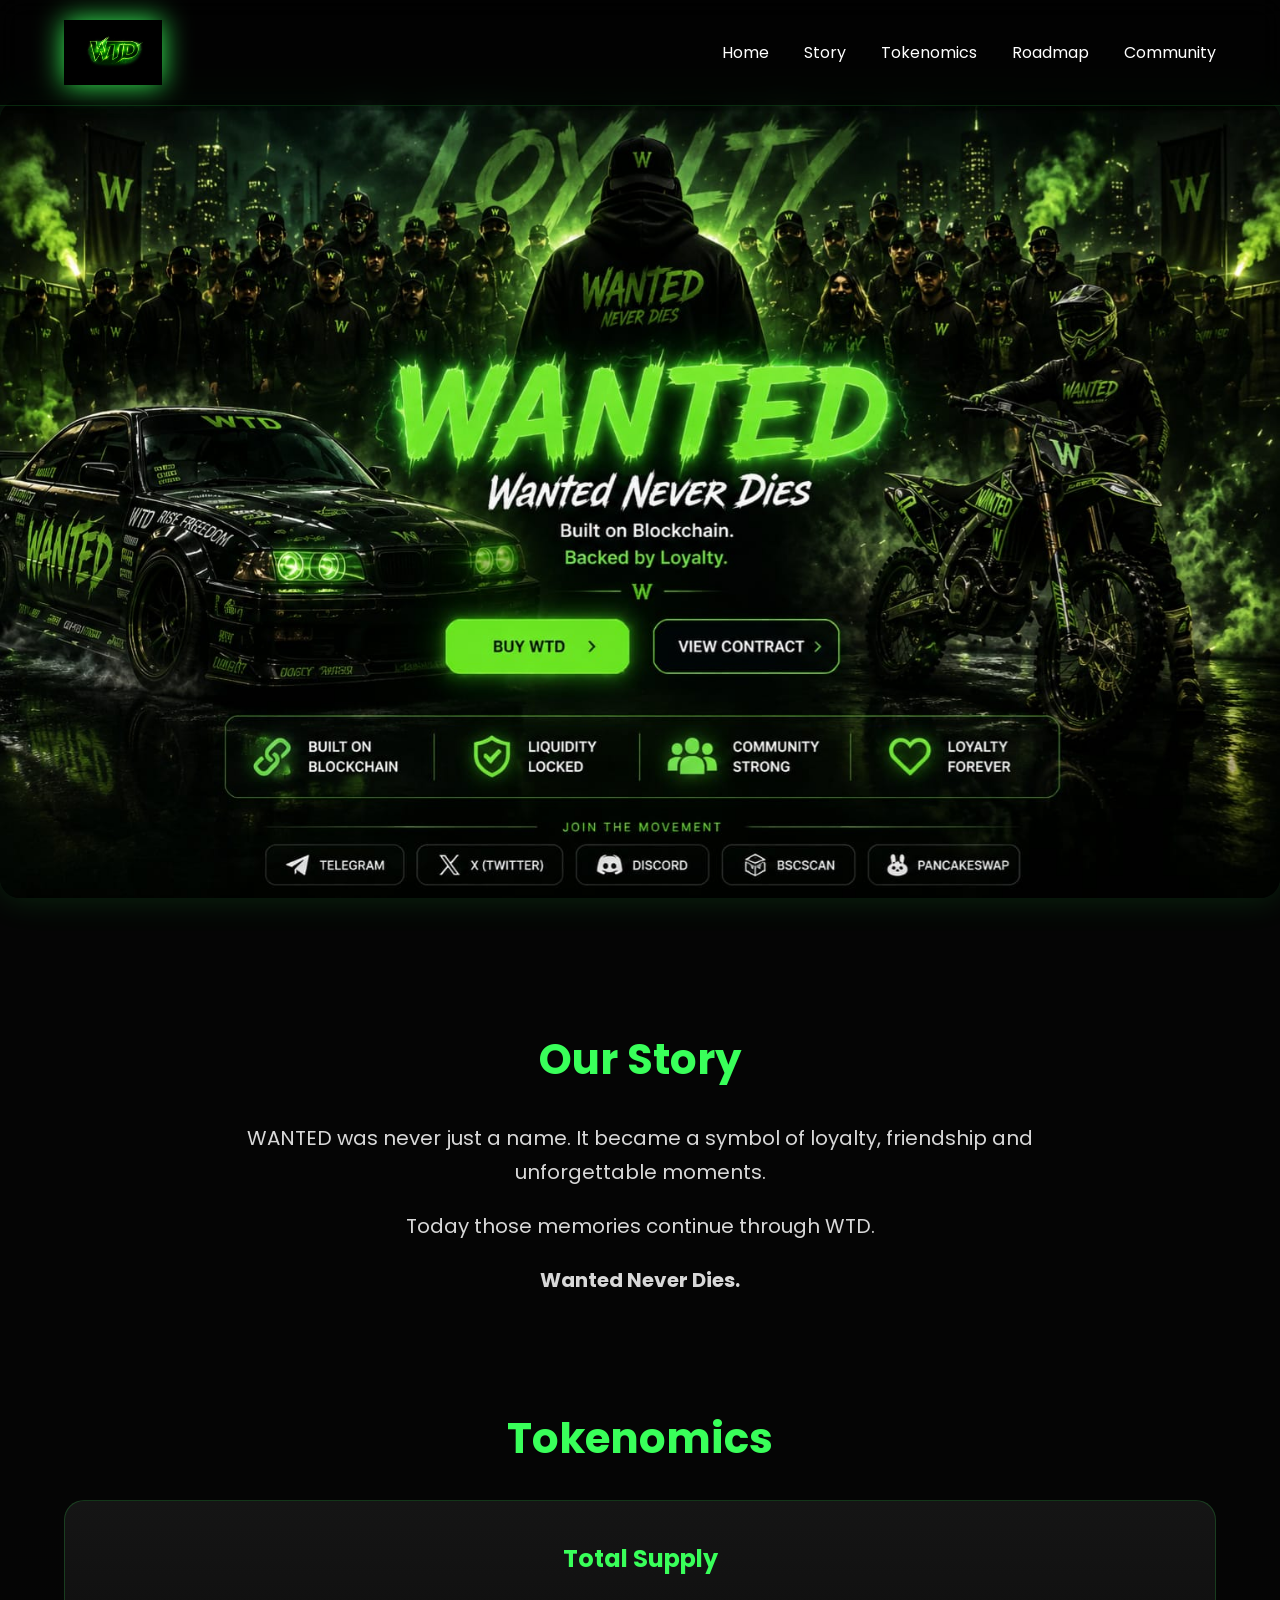
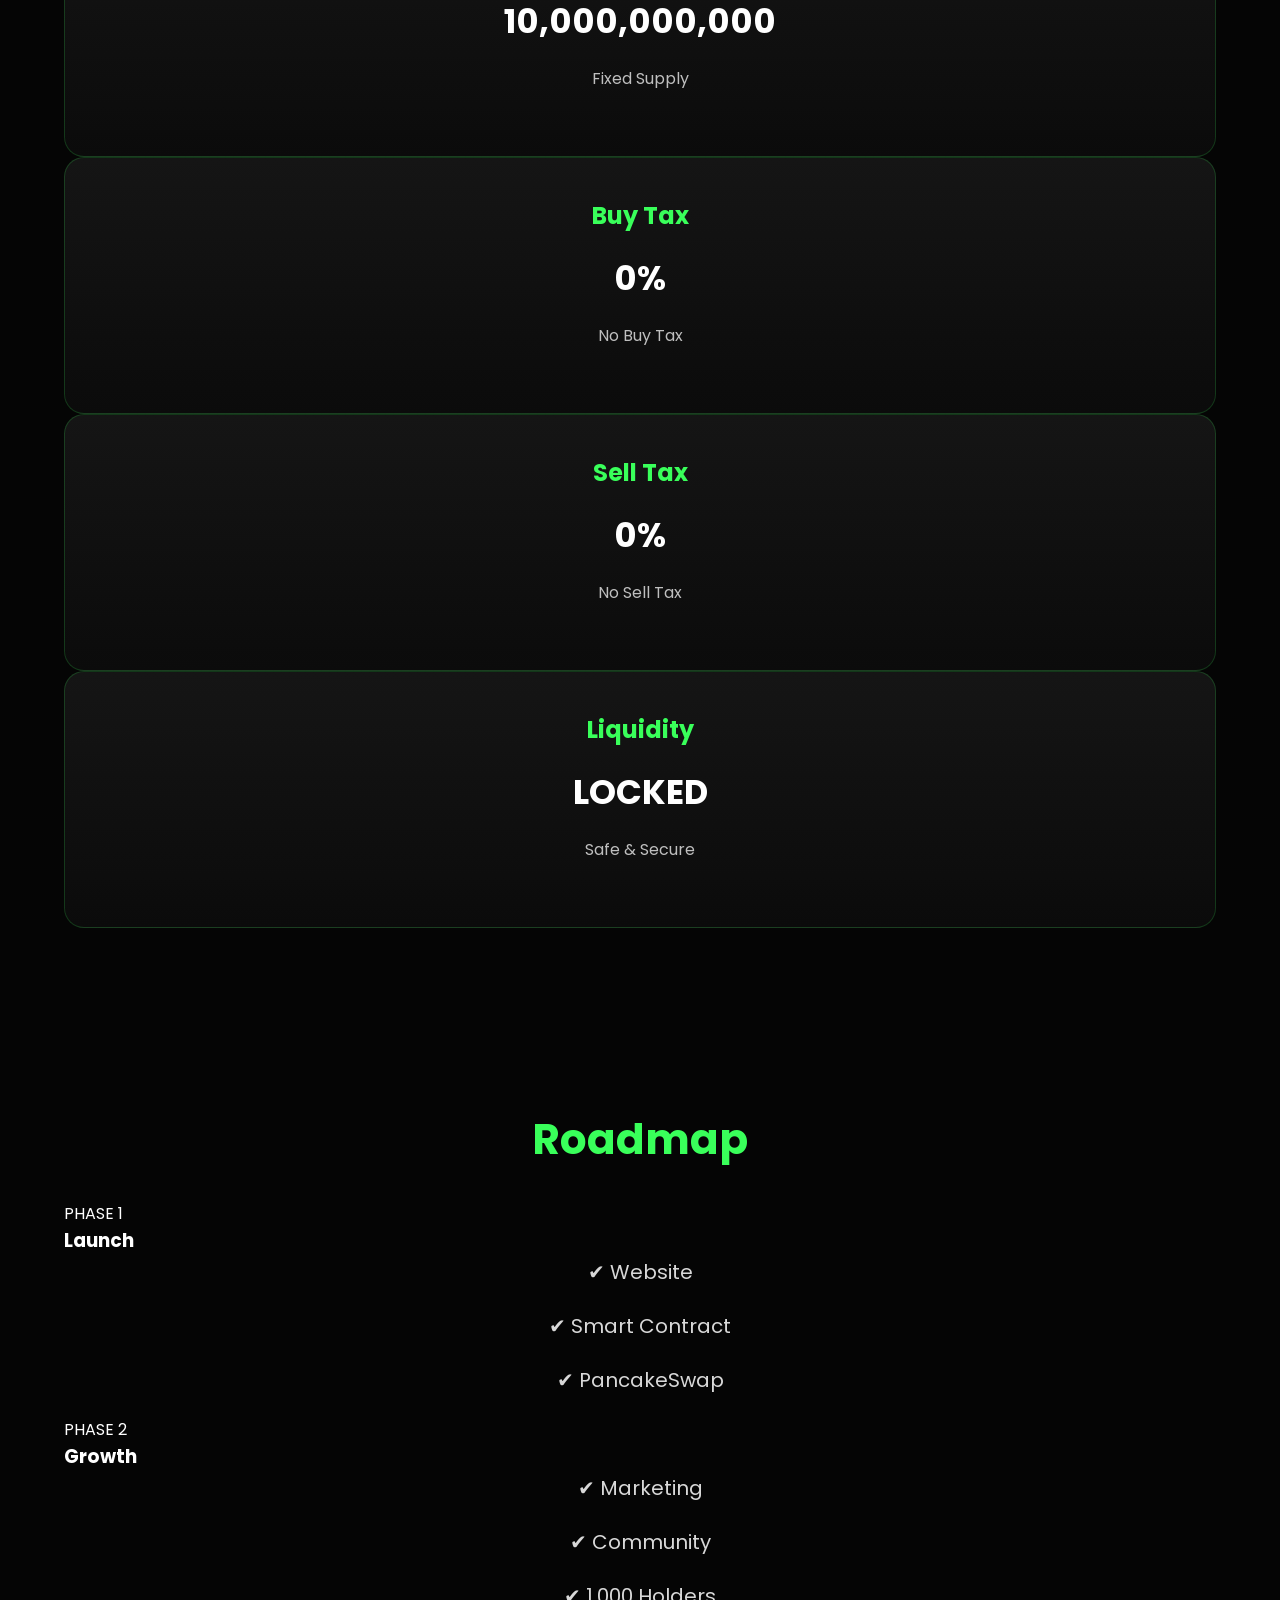
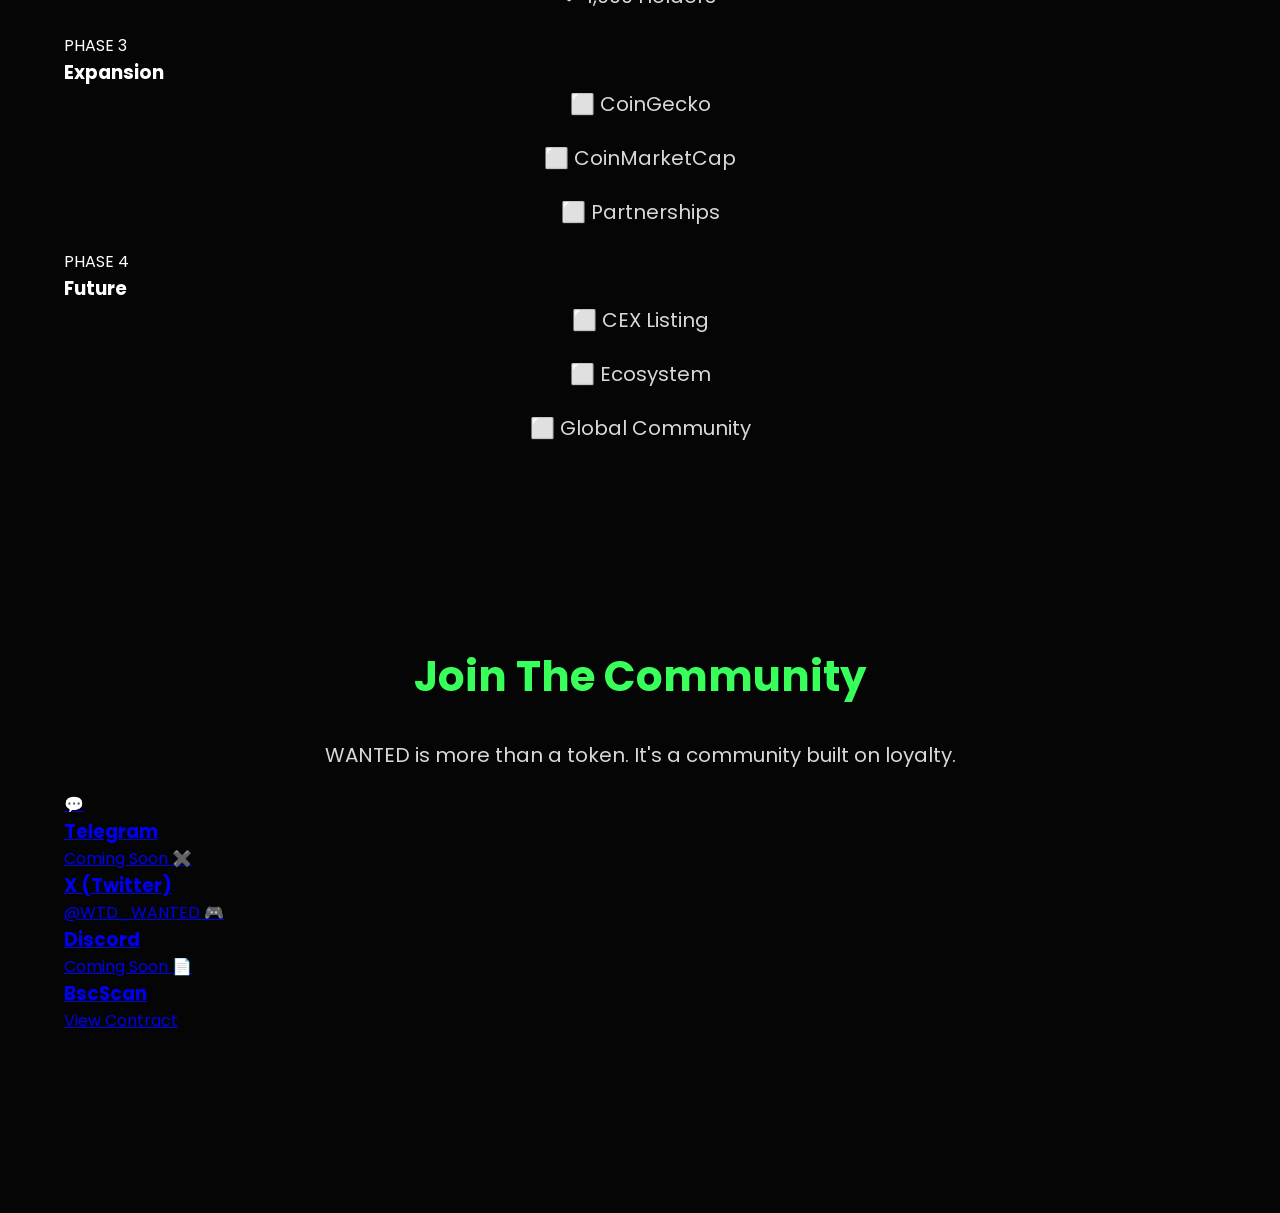
<file: index.html>
<!DOCTYPE html>
<html lang="en">

<head>

    <meta charset="UTF-8">
    <meta name="viewport" content="width=device-width, initial-scale=1.0">

    <title>WANTED | WTD</title>
    <link rel="icon" type="image/png" href="images/favicon.png">
    <link rel="stylesheet" href="style.css">

</head>

<body>

<header>

    <div class="container">

       <div class="logo">

    <img src="images/logo.png" alt="WTD Logo">

    </div>

        <nav>

            <a href="#home">Home</a>

            <a href="#story">Story</a>

            <a href="#tokenomics">Tokenomics</a>

            <a href="#roadmap">Roadmap</a>

            <a href="#community">Community</a>

        </nav>

    </div>

</header>

<!-- HERO -->

<section id="home" class="hero">

    <img src="images/hero.png"
         class="hero-image"
         alt="WANTED">

    <!-- Invisible button over BUY -->

    <a href="https://pancakeswap.finance/swap?chain=bsc&inputCurrency=BNB&outputCurrency=0x24aC86e1F3bFd6f9F90c5680dd03215Fc2189a62"
       target="_blank"
       class="hero-buy">
    </a>

    <!-- Invisible button over VIEW CONTRACT -->

    <a href="https://bscscan.com/token/0x24aC86e1F3bFd6f9F90c5680dd03215Fc2189a62"
       target="_blank"
       class="hero-contract">
    </a>

</section>

<!-- STORY -->

<section id="story">

    <div class="container">

        <h2>Our Story</h2>

        <p>

            WANTED was never just a name.

            It became a symbol of loyalty, friendship and unforgettable moments.

        </p>

        <p>

            Today those memories continue through WTD.

        </p>

        <p>

            <strong>Wanted Never Dies.</strong>

        </p>

    </div>

<section id="tokenomics">

    <div class="container">

        <h2>Tokenomics</h2>

        <div class="cards">

            <div class="card">

                <h3>Total Supply</h3>

                <span>10,000,000,000</span>

                <p>Fixed Supply</p>

            </div>

            <div class="card">

                <h3>Buy Tax</h3>

                <span>0%</span>

                <p>No Buy Tax</p>

            </div>

            <div class="card">

                <h3>Sell Tax</h3>

                <span>0%</span>

                <p>No Sell Tax</p>

            </div>

            <div class="card">

                <h3>Liquidity</h3>

                <span>LOCKED</span>

                <p>Safe & Secure</p>

            </div>

        </div>

    </div>

</section>
<!-- ROADMAP -->

<section id="roadmap">

    <div class="container">

        <h2>Roadmap</h2>

        <div class="roadmap">

            <div class="roadmap-card">
                <div class="phase">PHASE 1</div>
                <h3>Launch</h3>
                <p>✔ Website</p>
                <p>✔ Smart Contract</p>
                <p>✔ PancakeSwap</p>
            </div>

            <div class="roadmap-card">
                <div class="phase">PHASE 2</div>
                <h3>Growth</h3>
                <p>✔ Marketing</p>
                <p>✔ Community</p>
                <p>✔ 1,000 Holders</p>
            </div>

            <div class="roadmap-card">
                <div class="phase">PHASE 3</div>
                <h3>Expansion</h3>
                <p>⬜ CoinGecko</p>
                <p>⬜ CoinMarketCap</p>
                <p>⬜ Partnerships</p>
            </div>

            <div class="roadmap-card">
                <div class="phase">PHASE 4</div>
                <h3>Future</h3>
                <p>⬜ CEX Listing</p>
                <p>⬜ Ecosystem</p>
                <p>⬜ Global Community</p>
            </div>

        </div>

    </div>

</section>
<section id="community">

    <div class="container">

        <h2>Join The Community</h2>

        <p>

            WANTED is more than a token.
            It's a community built on loyalty.

        </p>

        <div class="social-grid">

            <a href="#" class="social-card">

                💬

                <h3>Telegram</h3>

                <span>Coming Soon</span>

            </a>

            <a href="https://x.com/WTD_WANTED" target="_blank" class="social-card">

                ✖️

                <h3>X (Twitter)</h3>

                <span>@WTD_WANTED</span>

            </a>

            <a href="#" class="social-card">

                🎮

                <h3>Discord</h3>

                <span>Coming Soon</span>

            </a>

            <a href="https://bscscan.com/token/0x24aC86e1F3bFd6f9F90c5680dd03215Fc2189a62"

               target="_blank"

               class="social-card">

                📄

                <h3>BscScan</h3>

                <span>View Contract</span>

            </a>

        </div>

    </div>

</section>
</file>
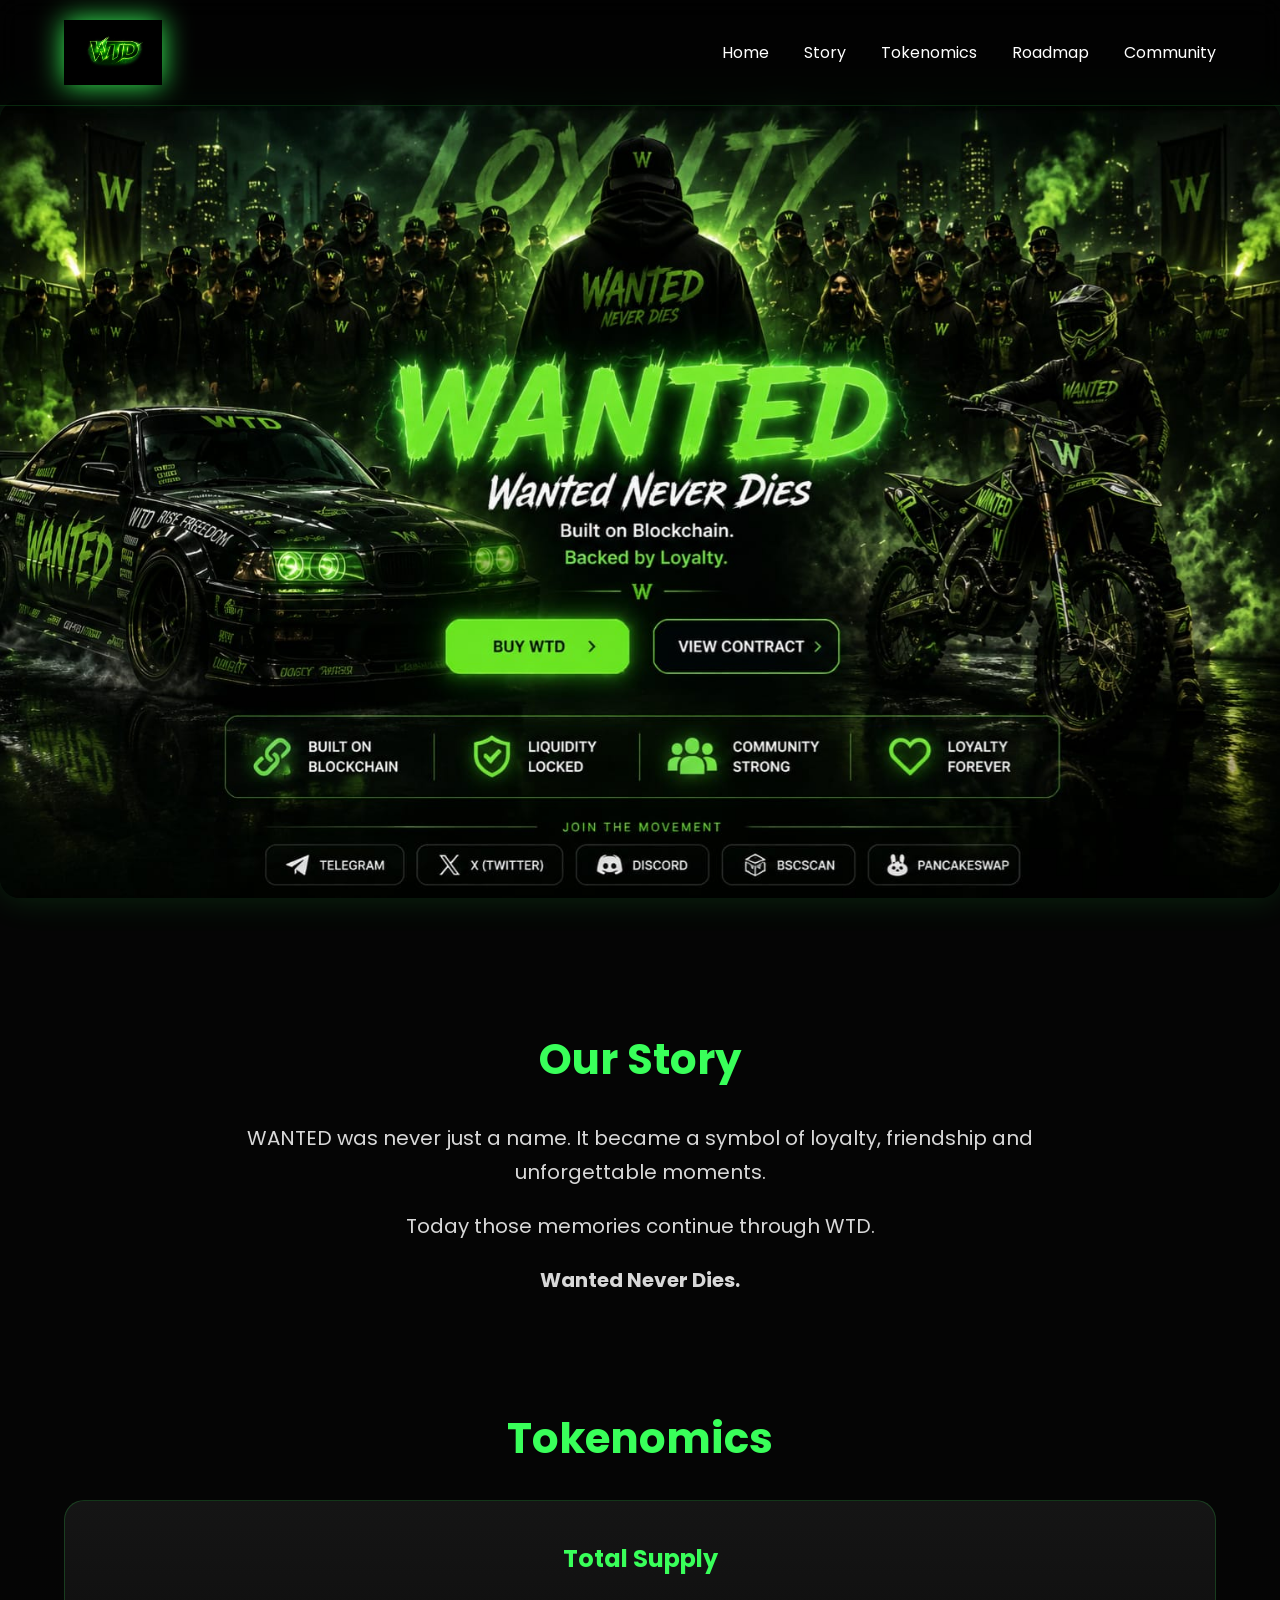
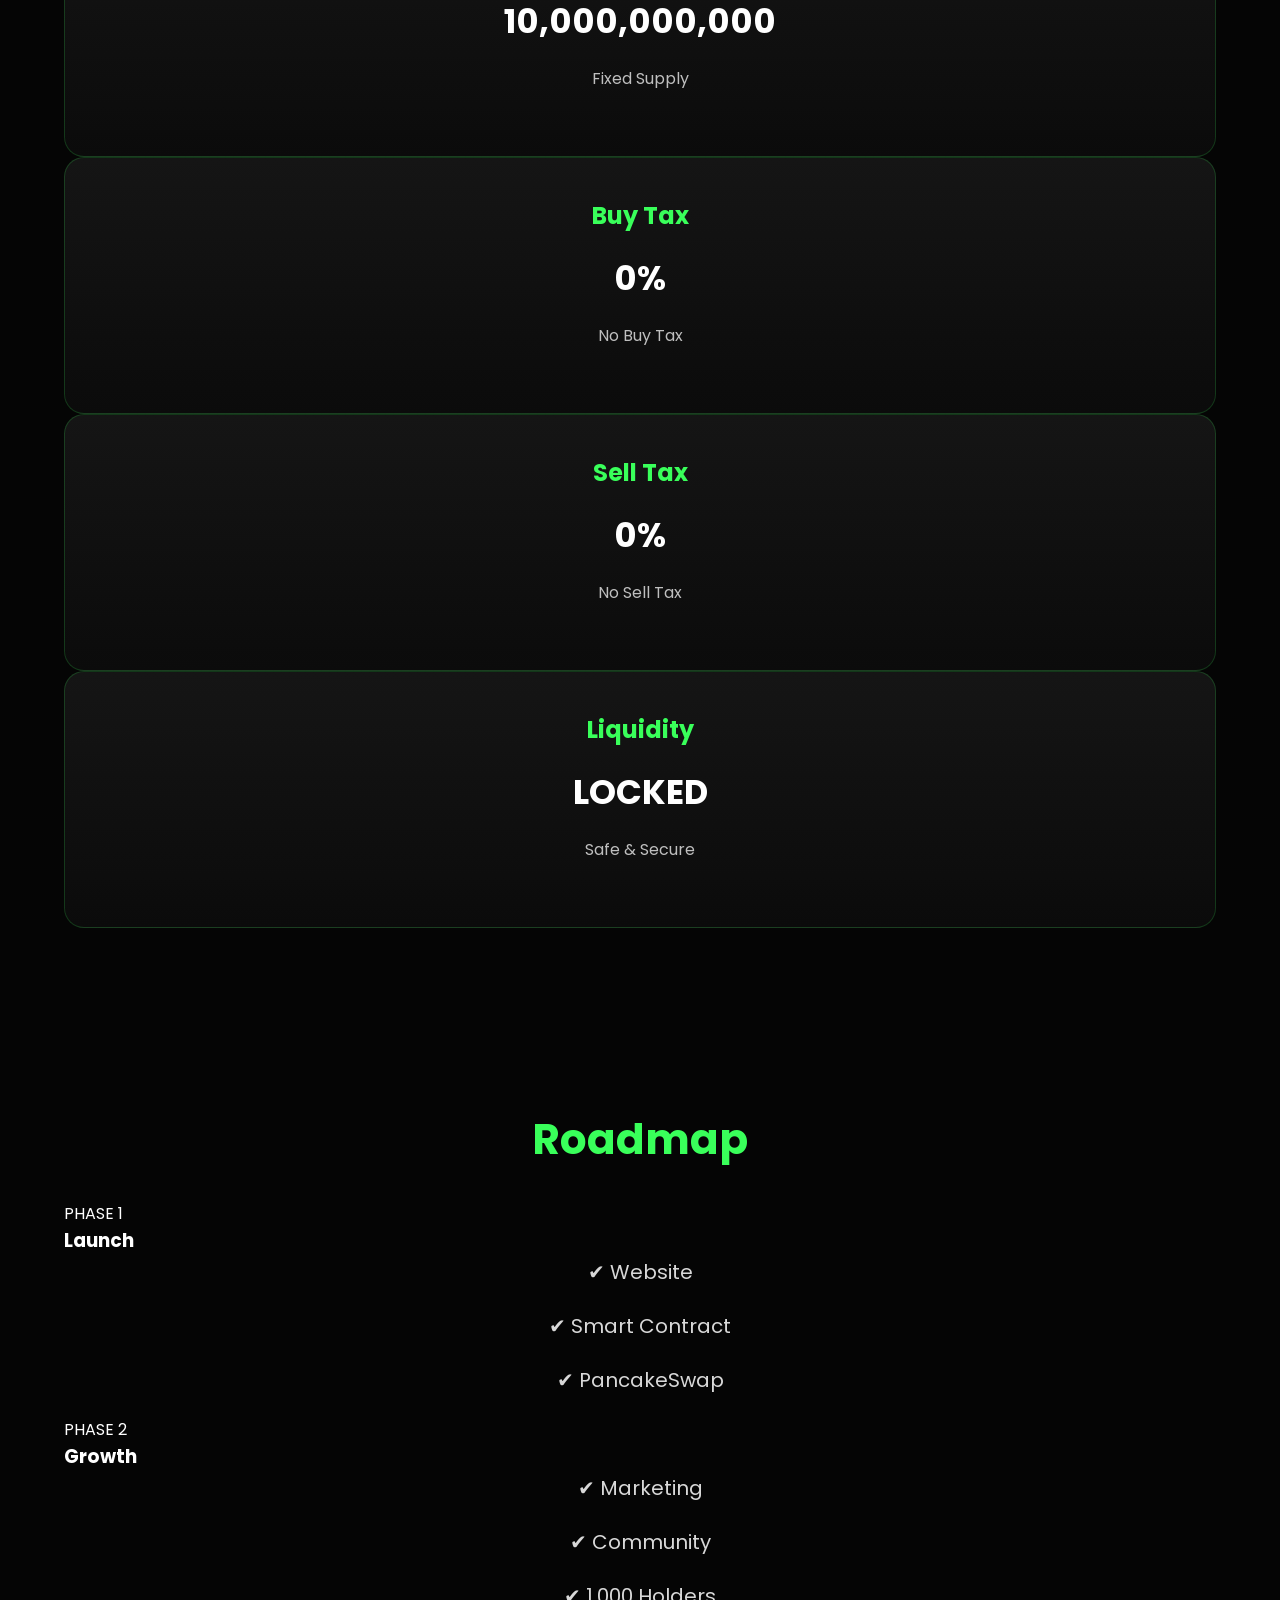
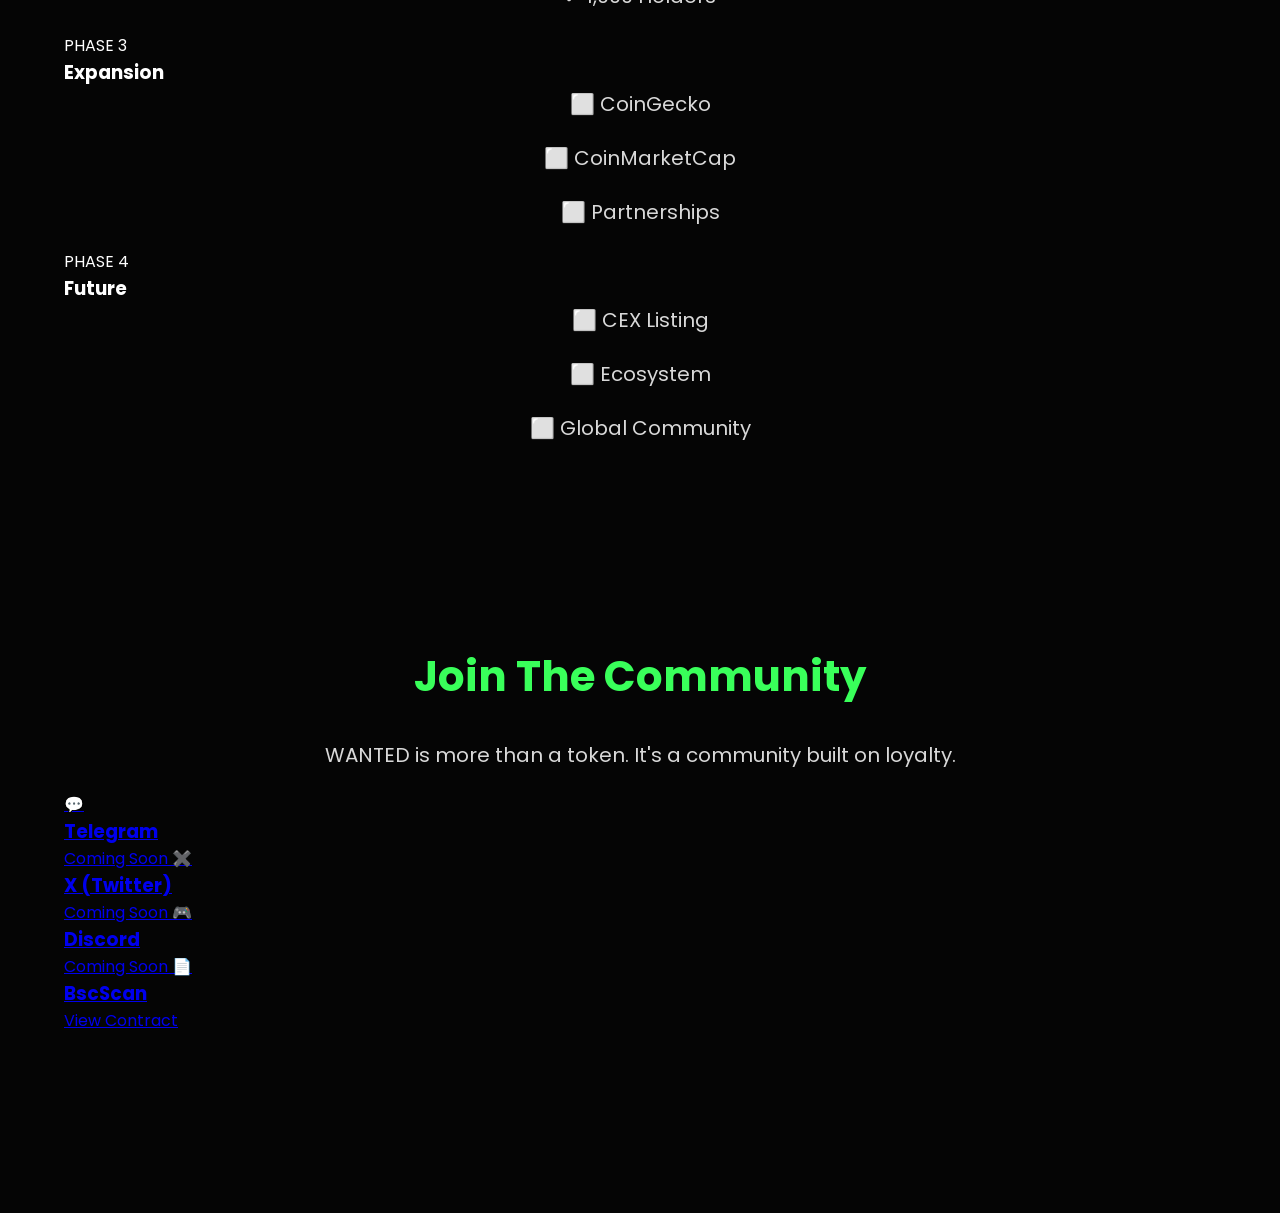
<file: WTD_Website_v3/index.html>
<!DOCTYPE html>
<html lang="en">

<head>

    <meta charset="UTF-8">
    <meta name="viewport" content="width=device-width, initial-scale=1.0">

    <title>WANTED | WTD</title>
    <link rel="icon" type="image/png" href="images/favicon.png">
    <link rel="stylesheet" href="style.css">

</head>

<body>

<header>

    <div class="container">

       <div class="logo">

    <img src="images/logo.png" alt="WTD Logo">

    </div>

        <nav>

            <a href="#home">Home</a>

            <a href="#story">Story</a>

            <a href="#tokenomics">Tokenomics</a>

            <a href="#roadmap">Roadmap</a>

            <a href="#community">Community</a>

        </nav>

    </div>

</header>

<!-- HERO -->

<section id="home" class="hero">

    <img src="images/hero.png"
         class="hero-image"
         alt="WANTED">

    <!-- Invisible button over BUY -->

    <a href="https://pancakeswap.finance/swap?chain=bsc&inputCurrency=BNB&outputCurrency=0x24aC86e1F3bFd6f9F90c5680dd03215Fc2189a62"
       target="_blank"
       class="hero-buy">
    </a>

    <!-- Invisible button over VIEW CONTRACT -->

    <a href="https://bscscan.com/token/0x24aC86e1F3bFd6f9F90c5680dd03215Fc2189a62"
       target="_blank"
       class="hero-contract">
    </a>

</section>

<!-- STORY -->

<section id="story">

    <div class="container">

        <h2>Our Story</h2>

        <p>

            WANTED was never just a name.

            It became a symbol of loyalty, friendship and unforgettable moments.

        </p>

        <p>

            Today those memories continue through WTD.

        </p>

        <p>

            <strong>Wanted Never Dies.</strong>

        </p>

    </div>

<section id="tokenomics">

    <div class="container">

        <h2>Tokenomics</h2>

        <div class="cards">

            <div class="card">

                <h3>Total Supply</h3>

                <span>10,000,000,000</span>

                <p>Fixed Supply</p>

            </div>

            <div class="card">

                <h3>Buy Tax</h3>

                <span>0%</span>

                <p>No Buy Tax</p>

            </div>

            <div class="card">

                <h3>Sell Tax</h3>

                <span>0%</span>

                <p>No Sell Tax</p>

            </div>

            <div class="card">

                <h3>Liquidity</h3>

                <span>LOCKED</span>

                <p>Safe & Secure</p>

            </div>

        </div>

    </div>

</section>
<!-- ROADMAP -->

<section id="roadmap">

    <div class="container">

        <h2>Roadmap</h2>

        <div class="roadmap">

            <div class="roadmap-card">
                <div class="phase">PHASE 1</div>
                <h3>Launch</h3>
                <p>✔ Website</p>
                <p>✔ Smart Contract</p>
                <p>✔ PancakeSwap</p>
            </div>

            <div class="roadmap-card">
                <div class="phase">PHASE 2</div>
                <h3>Growth</h3>
                <p>✔ Marketing</p>
                <p>✔ Community</p>
                <p>✔ 1,000 Holders</p>
            </div>

            <div class="roadmap-card">
                <div class="phase">PHASE 3</div>
                <h3>Expansion</h3>
                <p>⬜ CoinGecko</p>
                <p>⬜ CoinMarketCap</p>
                <p>⬜ Partnerships</p>
            </div>

            <div class="roadmap-card">
                <div class="phase">PHASE 4</div>
                <h3>Future</h3>
                <p>⬜ CEX Listing</p>
                <p>⬜ Ecosystem</p>
                <p>⬜ Global Community</p>
            </div>

        </div>

    </div>

</section>
<section id="community">

    <div class="container">

        <h2>Join The Community</h2>

        <p>

            WANTED is more than a token.
            It's a community built on loyalty.

        </p>

        <div class="social-grid">

            <a href="#" class="social-card">

                💬

                <h3>Telegram</h3>

                <span>Coming Soon</span>

            </a>

            <a href="#" class="social-card">

                ✖️

                <h3>X (Twitter)</h3>

                <span>Coming Soon</span>

            </a>

            <a href="#" class="social-card">

                🎮

                <h3>Discord</h3>

                <span>Coming Soon</span>

            </a>

            <a href="https://bscscan.com/token/0x24aC86e1F3bFd6f9F90c5680dd03215Fc2189a62"

               target="_blank"

               class="social-card">

                📄

                <h3>BscScan</h3>

                <span>View Contract</span>

            </a>

        </div>

    </div>

</section>
</file>
<file: style.css>
/* =======================================
   GOOGLE FONT
======================================= */

@import url('https://fonts.googleapis.com/css2?family=Poppins:wght@300;400;500;600;700;800&display=swap');

/* =======================================
   RESET
======================================= */

*{
    margin:0;
    padding:0;
    box-sizing:border-box;
}

html{
    scroll-behavior:smooth;
}

body{

    font-family:'Poppins',sans-serif;

    background:#050505;

    color:#ffffff;

    overflow-x:hidden;

}

/* =======================================
   CONTAINER
======================================= */

.container{

    width:90%;

    max-width:1200px;

    margin:auto;

}

/* =======================================
   HEADER
======================================= */

header{

    position:fixed;

    top:0;

    left:0;

    width:100%;

    z-index:999;

    background:rgba(0,0,0,.55);

    backdrop-filter:blur(12px);

    border-bottom:1px solid rgba(57,255,90,.15);

}

header .container{

    display:flex;

    justify-content:space-between;

    align-items:center;

    padding:20px 0;

}

.logo img{

    height:65px;

    width:auto;

    display:block;

    filter:drop-shadow(0 0 14px #39ff5a);

}

nav{

    display:flex;

    gap:35px;

}

nav a{

    color:white;

    text-decoration:none;

    transition:.3s;

}

nav a:hover{

    color:#39ff5a;

}

/* =======================================
   HERO
======================================= */

.hero{

    position:relative;

    padding-top:100px;

    padding-bottom:40px;

}

.hero-image{

    width:100%;

    border-radius:20px;

    display:block;

    box-shadow:0 0 35px rgba(57,255,90,.15);

}/* =======================================
   HERO BUTTONS
======================================= */

.hero-buy{

    position:absolute;

    width:235px;

    height:60px;

    left:43%;

    top:68%;

    transform:translate(-50%,-50%);

    z-index:100;

    cursor:pointer;

}

.hero-contract{

    position:absolute;

    width:235px;

    height:60px;

    left:58%;

    top:68%;

    transform:translate(-50%,-50%);

    z-index:100;

    cursor:pointer;

}

/* =======================================
   SECTIONS
======================================= */

section{

    padding:90px 0;

}

section h2{

    text-align:center;

    font-size:42px;

    color:#39ff5a;

    margin-bottom:30px;

    font-weight:700;

}

section p{

    max-width:900px;

    margin:auto;

    margin-bottom:20px;

    text-align:center;

    color:#d8d8d8;

    font-size:20px;

    line-height:34px;

}/* =======================================
   TOKENOMICS
======================================= */

.card{

    background:linear-gradient(180deg,#151515,#0b0b0b);

    border:1px solid rgba(57,255,90,.18);

    border-radius:20px;

    padding:40px 30px;

    text-align:center;

    transition:.35s;

    overflow:hidden;

    position:relative;

}

.card::before{

    content:"";

    position:absolute;

    top:0;

    left:-100%;

    width:100%;

    height:100%;

    background:linear-gradient(
        90deg,
        transparent,
        rgba(57,255,90,.18),
        transparent
    );

    transition:.7s;

}

.card:hover::before{

    left:100%;

}

.card:hover{

    transform:translateY(-10px);

    box-shadow:0 0 35px rgba(57,255,90,.25);

}

.card h3{

    color:#39ff5a;

    margin-bottom:20px;

    font-size:24px;

}

.card span{

    display:block;

    font-size:34px;

    font-weight:700;

    color:white;

    margin-bottom:15px;

}

.card p{

    color:#bfbfbf;

    font-size:16px;

}
}/* =======================================
   BUTTONS
======================================= */

.buttons{

    display:flex;

    justify-content:center;

    align-items:center;

    flex-wrap:wrap;

    gap:20px;

    margin-top:40px;

}

.btn{

    display:inline-block;

    padding:16px 40px;

    border-radius:50px;

    text-decoration:none;

    font-weight:600;

    transition:.35s;

}

.buy{

    background:#39ff5a;

    color:#050505;

}

.buy:hover{

    transform:translateY(-3px);

    box-shadow:0 0 25px rgba(57,255,90,.45);

}

.contract{

    border:2px solid #39ff5a;

    color:white;

}

.contract:hover{

    background:#39ff5a;

    color:#050505;

}

/* =======================================
   COPY CONTRACT
======================================= */

.copy-btn{

    display:block;

    margin:40px auto 15px;

    padding:16px 36px;

    background:#39ff5a;

    color:#050505;

    border:none;

    border-radius:50px;

    font-size:17px;

    font-weight:700;

    cursor:pointer;

    transition:.3s;

}

.copy-btn:hover{

    transform:translateY(-3px);

    box-shadow:0 0 25px rgba(57,255,90,.45);

}

#copyMessage{

    text-align:center;

    color:#39ff5a;

    opacity:0;

    transition:.3s;

}

/* =======================================
   FOOTER
======================================= */

footer{

    margin-top:100px;

    padding:60px 20px

/* =========================
   ROADMAP
========================= */

.roadmap{

    display:grid;

    grid-template-columns:repeat(auto-fit,minmax(250px,1fr));

    gap:25px;

    margin-top:50px;

}

.roadmap-card{

    background:linear-gradient(180deg,#141414,#090909);

    border:1px solid rgba(57,255,90,.18);

    border-radius:20px;

    padding:35px;

    transition:.35s;

}

.roadmap-card:hover{

    transform:translateY(-10px);

    box-shadow:0 0 35px rgba(57,255,90,.25);

}

.phase{

    display:inline-block;

    padding:8px 18px;

    border-radius:30px;

    background:#39ff5a;

    color:#050505;

    font-size:14px;

    font-weight:700;

    margin-bottom:20px;

}

.roadmap-card h3{

    color:white;

    margin-bottom:20px;

}

.roadmap-card p{

    color:#d8d8d8;

    text-align:left;

    margin:12px 0;

}
/* =========================
   FAQ
========================= */

.faq{

    max-width:900px;

    margin:50px auto 0;

}

details{

    background:#111;

    border:1px solid rgba(57,255,90,.18);

    border-radius:15px;

    margin-bottom:18px;

    padding:20px;

    transition:.3s;

}

details:hover{

    box-shadow:0 0 20px rgba(57,255,90,.20);

}

summary{

    cursor:pointer;

    font-size:20px;

    font-weight:600;

    color:#39ff5a;

}

details p{

    margin-top:20px;

    text-align:left;

    color:#d6d6d6;

}
/* ===========================
   COMMUNITY
=========================== */

.social-grid{

    display:grid;

    grid-template-columns:repeat(auto-fit,minmax(220px,1fr));

    gap:25px;

    margin-top:50px;

}

.social-card{

    background:#101010;

    border:1px solid rgba(57,255,90,.18);

    border-radius:20px;

    padding:35px;

    text-align:center;

    text-decoration:none;

    transition:.35s;

    color:white;

}

.social-card:hover{

    transform:translateY(-8px);

    box-shadow:0 0 30px rgba(57,255,90,.25);

}

.social-card{

    font-size:45px;

}

.social-card h3{

    margin-top:20px;

    color:#39ff5a;

}

.social-card span{

    display:block;

    margin-top:15px;

    color:#bfbfbf;

}
</file>
<file: WTD_Website_v3/style.css>
/* =======================================
   GOOGLE FONT
======================================= */

@import url('https://fonts.googleapis.com/css2?family=Poppins:wght@300;400;500;600;700;800&display=swap');

/* =======================================
   RESET
======================================= */

*{
    margin:0;
    padding:0;
    box-sizing:border-box;
}

html{
    scroll-behavior:smooth;
}

body{

    font-family:'Poppins',sans-serif;

    background:#050505;

    color:#ffffff;

    overflow-x:hidden;

}

/* =======================================
   CONTAINER
======================================= */

.container{

    width:90%;

    max-width:1200px;

    margin:auto;

}

/* =======================================
   HEADER
======================================= */

header{

    position:fixed;

    top:0;

    left:0;

    width:100%;

    z-index:999;

    background:rgba(0,0,0,.55);

    backdrop-filter:blur(12px);

    border-bottom:1px solid rgba(57,255,90,.15);

}

header .container{

    display:flex;

    justify-content:space-between;

    align-items:center;

    padding:20px 0;

}

.logo img{

    height:65px;

    width:auto;

    display:block;

    filter:drop-shadow(0 0 14px #39ff5a);

}

nav{

    display:flex;

    gap:35px;

}

nav a{

    color:white;

    text-decoration:none;

    transition:.3s;

}

nav a:hover{

    color:#39ff5a;

}

/* =======================================
   HERO
======================================= */

.hero{

    position:relative;

    padding-top:100px;

    padding-bottom:40px;

}

.hero-image{

    width:100%;

    border-radius:20px;

    display:block;

    box-shadow:0 0 35px rgba(57,255,90,.15);

}/* =======================================
   HERO BUTTONS
======================================= */

.hero-buy{

    position:absolute;

    width:235px;

    height:60px;

    left:43%;

    top:68%;

    transform:translate(-50%,-50%);

    z-index:100;

    cursor:pointer;

}

.hero-contract{

    position:absolute;

    width:235px;

    height:60px;

    left:58%;

    top:68%;

    transform:translate(-50%,-50%);

    z-index:100;

    cursor:pointer;

}

/* =======================================
   SECTIONS
======================================= */

section{

    padding:90px 0;

}

section h2{

    text-align:center;

    font-size:42px;

    color:#39ff5a;

    margin-bottom:30px;

    font-weight:700;

}

section p{

    max-width:900px;

    margin:auto;

    margin-bottom:20px;

    text-align:center;

    color:#d8d8d8;

    font-size:20px;

    line-height:34px;

}/* =======================================
   TOKENOMICS
======================================= */

.card{

    background:linear-gradient(180deg,#151515,#0b0b0b);

    border:1px solid rgba(57,255,90,.18);

    border-radius:20px;

    padding:40px 30px;

    text-align:center;

    transition:.35s;

    overflow:hidden;

    position:relative;

}

.card::before{

    content:"";

    position:absolute;

    top:0;

    left:-100%;

    width:100%;

    height:100%;

    background:linear-gradient(
        90deg,
        transparent,
        rgba(57,255,90,.18),
        transparent
    );

    transition:.7s;

}

.card:hover::before{

    left:100%;

}

.card:hover{

    transform:translateY(-10px);

    box-shadow:0 0 35px rgba(57,255,90,.25);

}

.card h3{

    color:#39ff5a;

    margin-bottom:20px;

    font-size:24px;

}

.card span{

    display:block;

    font-size:34px;

    font-weight:700;

    color:white;

    margin-bottom:15px;

}

.card p{

    color:#bfbfbf;

    font-size:16px;

}
}/* =======================================
   BUTTONS
======================================= */

.buttons{

    display:flex;

    justify-content:center;

    align-items:center;

    flex-wrap:wrap;

    gap:20px;

    margin-top:40px;

}

.btn{

    display:inline-block;

    padding:16px 40px;

    border-radius:50px;

    text-decoration:none;

    font-weight:600;

    transition:.35s;

}

.buy{

    background:#39ff5a;

    color:#050505;

}

.buy:hover{

    transform:translateY(-3px);

    box-shadow:0 0 25px rgba(57,255,90,.45);

}

.contract{

    border:2px solid #39ff5a;

    color:white;

}

.contract:hover{

    background:#39ff5a;

    color:#050505;

}

/* =======================================
   COPY CONTRACT
======================================= */

.copy-btn{

    display:block;

    margin:40px auto 15px;

    padding:16px 36px;

    background:#39ff5a;

    color:#050505;

    border:none;

    border-radius:50px;

    font-size:17px;

    font-weight:700;

    cursor:pointer;

    transition:.3s;

}

.copy-btn:hover{

    transform:translateY(-3px);

    box-shadow:0 0 25px rgba(57,255,90,.45);

}

#copyMessage{

    text-align:center;

    color:#39ff5a;

    opacity:0;

    transition:.3s;

}

/* =======================================
   FOOTER
======================================= */

footer{

    margin-top:100px;

    padding:60px 20px

/* =========================
   ROADMAP
========================= */

.roadmap{

    display:grid;

    grid-template-columns:repeat(auto-fit,minmax(250px,1fr));

    gap:25px;

    margin-top:50px;

}

.roadmap-card{

    background:linear-gradient(180deg,#141414,#090909);

    border:1px solid rgba(57,255,90,.18);

    border-radius:20px;

    padding:35px;

    transition:.35s;

}

.roadmap-card:hover{

    transform:translateY(-10px);

    box-shadow:0 0 35px rgba(57,255,90,.25);

}

.phase{

    display:inline-block;

    padding:8px 18px;

    border-radius:30px;

    background:#39ff5a;

    color:#050505;

    font-size:14px;

    font-weight:700;

    margin-bottom:20px;

}

.roadmap-card h3{

    color:white;

    margin-bottom:20px;

}

.roadmap-card p{

    color:#d8d8d8;

    text-align:left;

    margin:12px 0;

}
/* =========================
   FAQ
========================= */

.faq{

    max-width:900px;

    margin:50px auto 0;

}

details{

    background:#111;

    border:1px solid rgba(57,255,90,.18);

    border-radius:15px;

    margin-bottom:18px;

    padding:20px;

    transition:.3s;

}

details:hover{

    box-shadow:0 0 20px rgba(57,255,90,.20);

}

summary{

    cursor:pointer;

    font-size:20px;

    font-weight:600;

    color:#39ff5a;

}

details p{

    margin-top:20px;

    text-align:left;

    color:#d6d6d6;

}
/* ===========================
   COMMUNITY
=========================== */

.social-grid{

    display:grid;

    grid-template-columns:repeat(auto-fit,minmax(220px,1fr));

    gap:25px;

    margin-top:50px;

}

.social-card{

    background:#101010;

    border:1px solid rgba(57,255,90,.18);

    border-radius:20px;

    padding:35px;

    text-align:center;

    text-decoration:none;

    transition:.35s;

    color:white;

}

.social-card:hover{

    transform:translateY(-8px);

    box-shadow:0 0 30px rgba(57,255,90,.25);

}

.social-card{

    font-size:45px;

}

.social-card h3{

    margin-top:20px;

    color:#39ff5a;

}

.social-card span{

    display:block;

    margin-top:15px;

    color:#bfbfbf;

}
</file>
